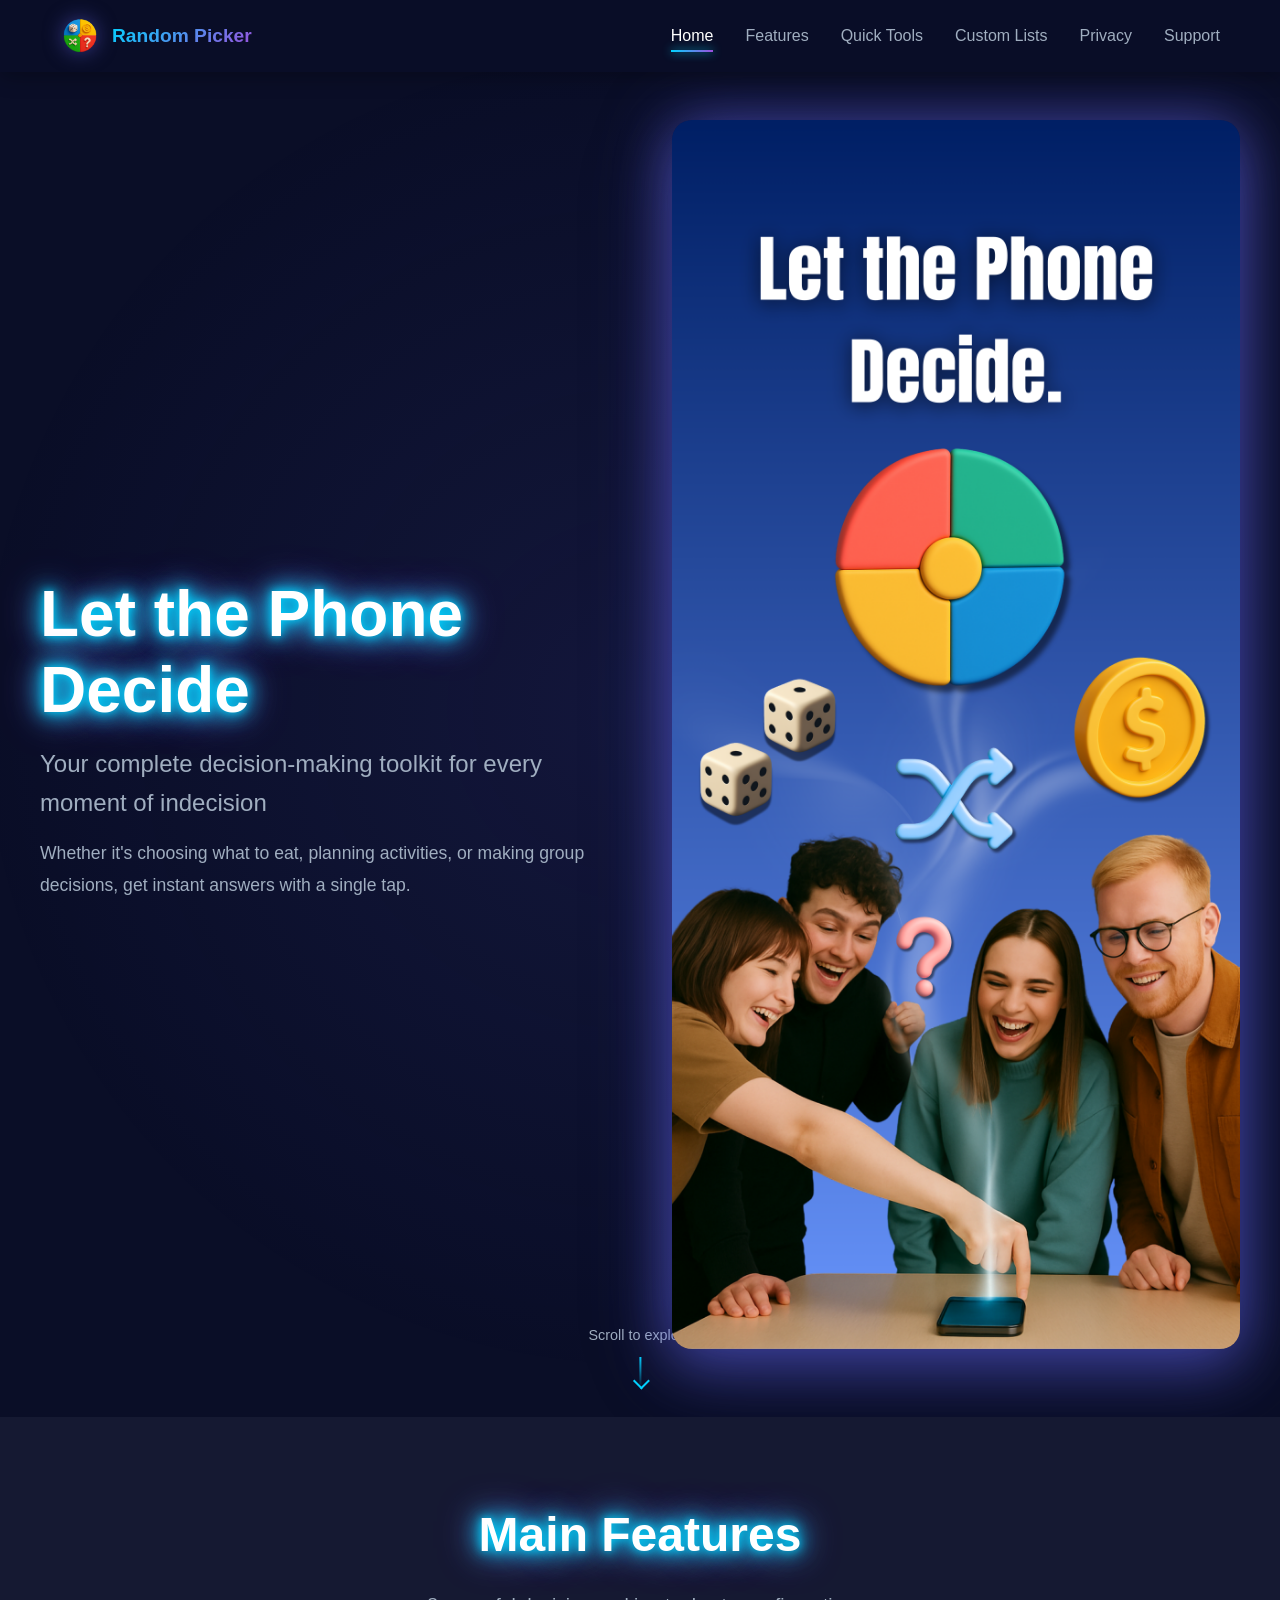
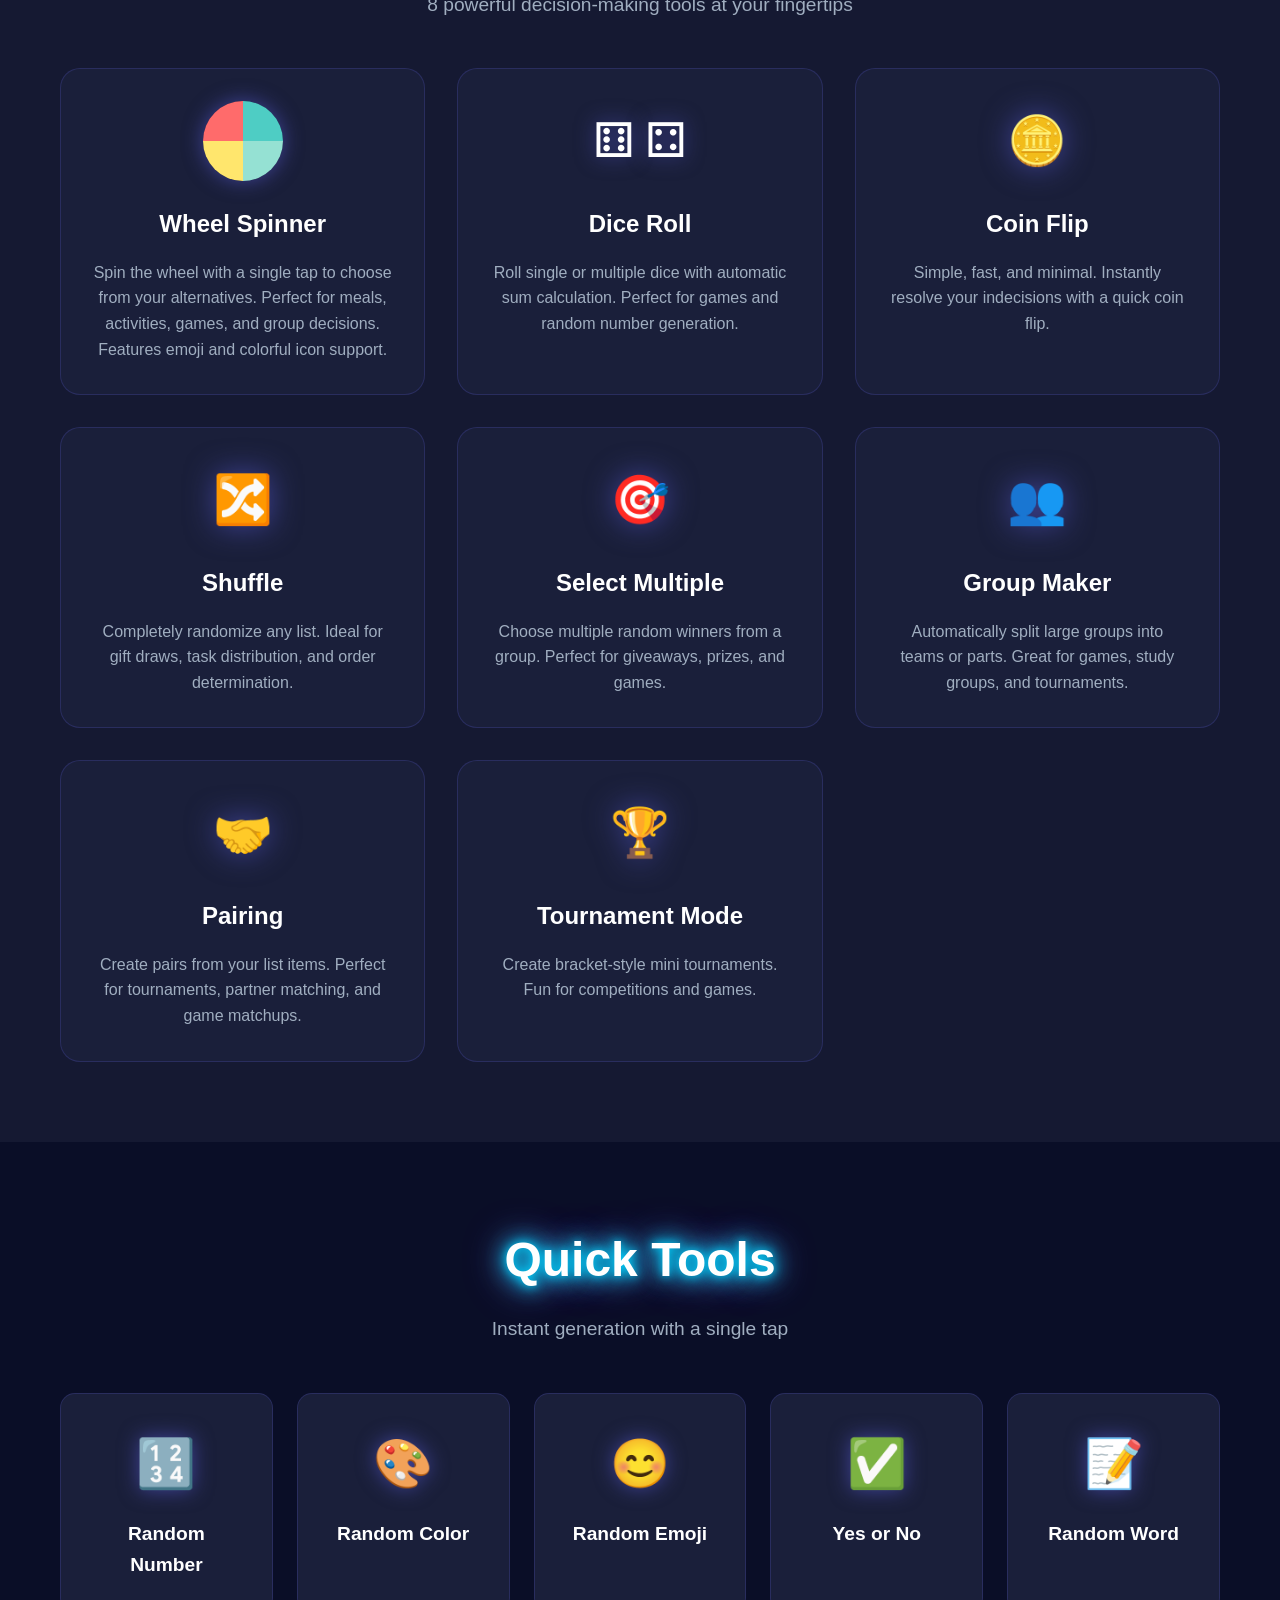
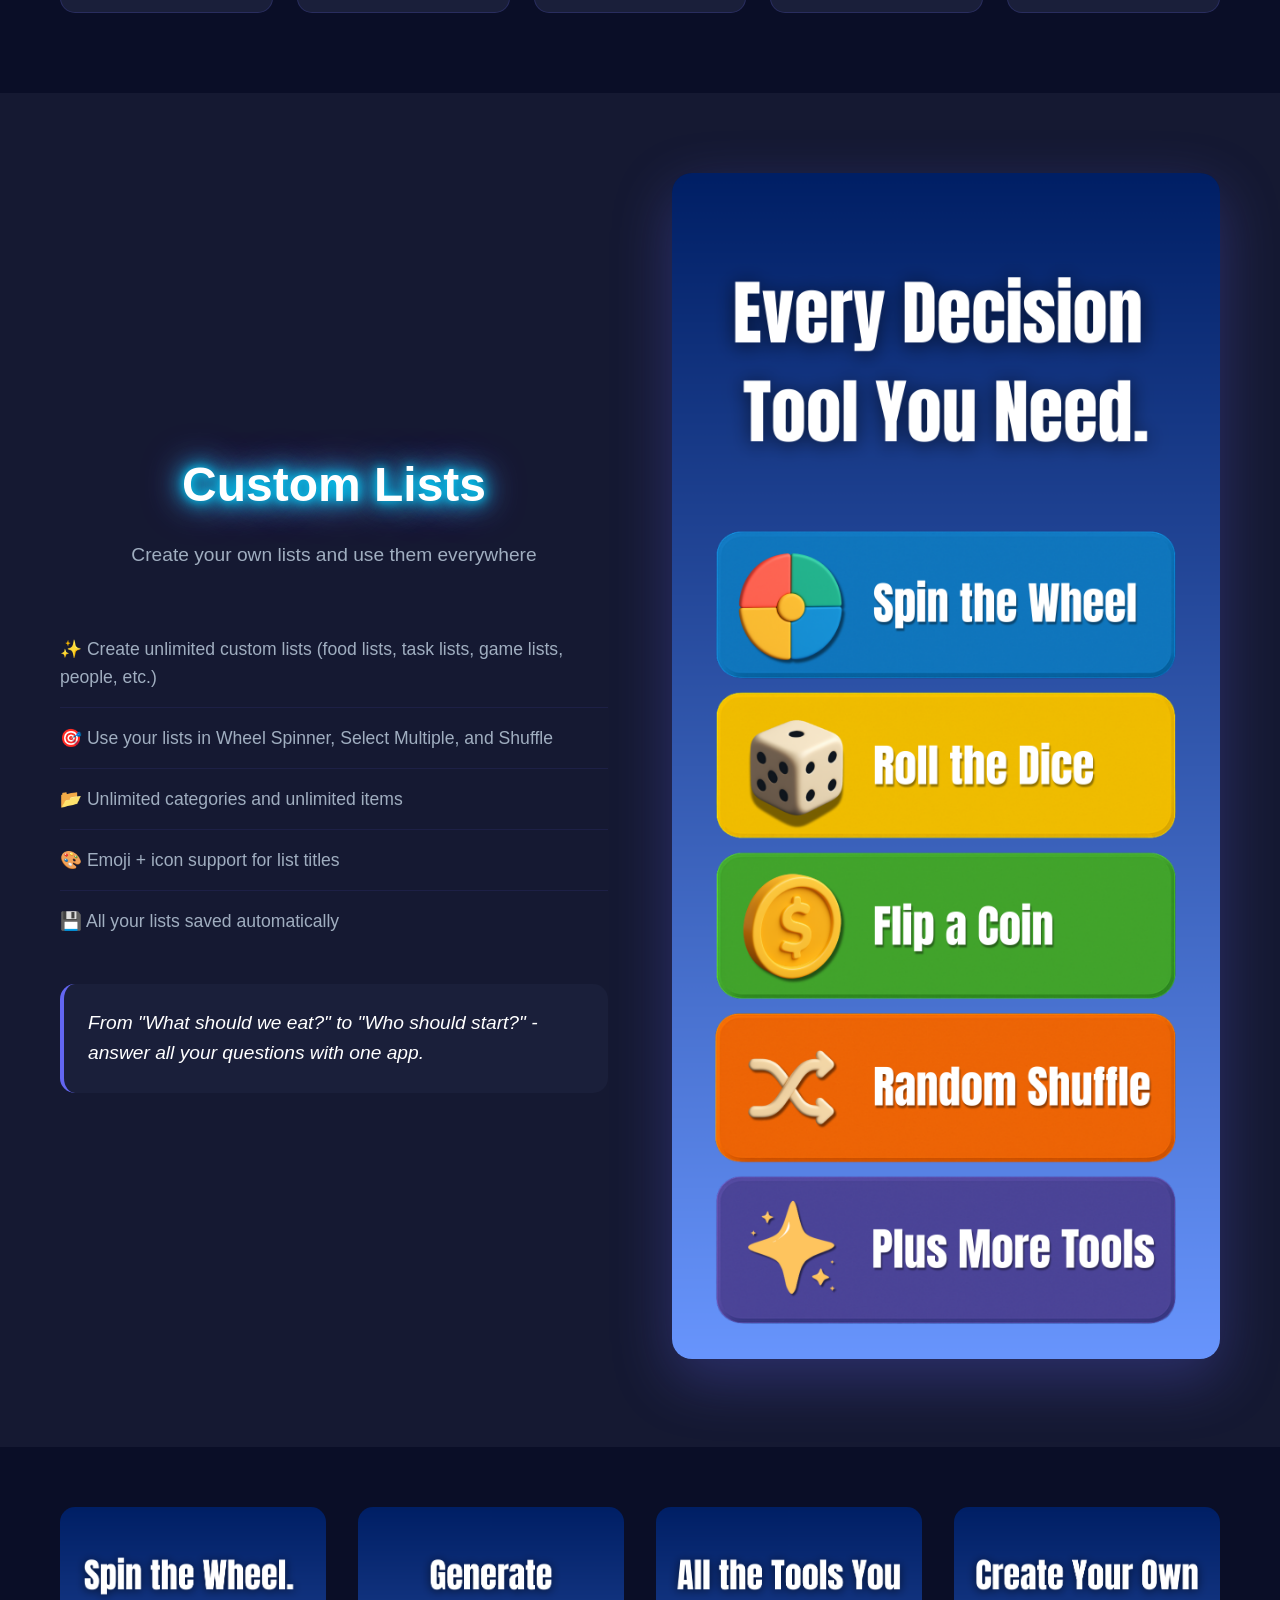
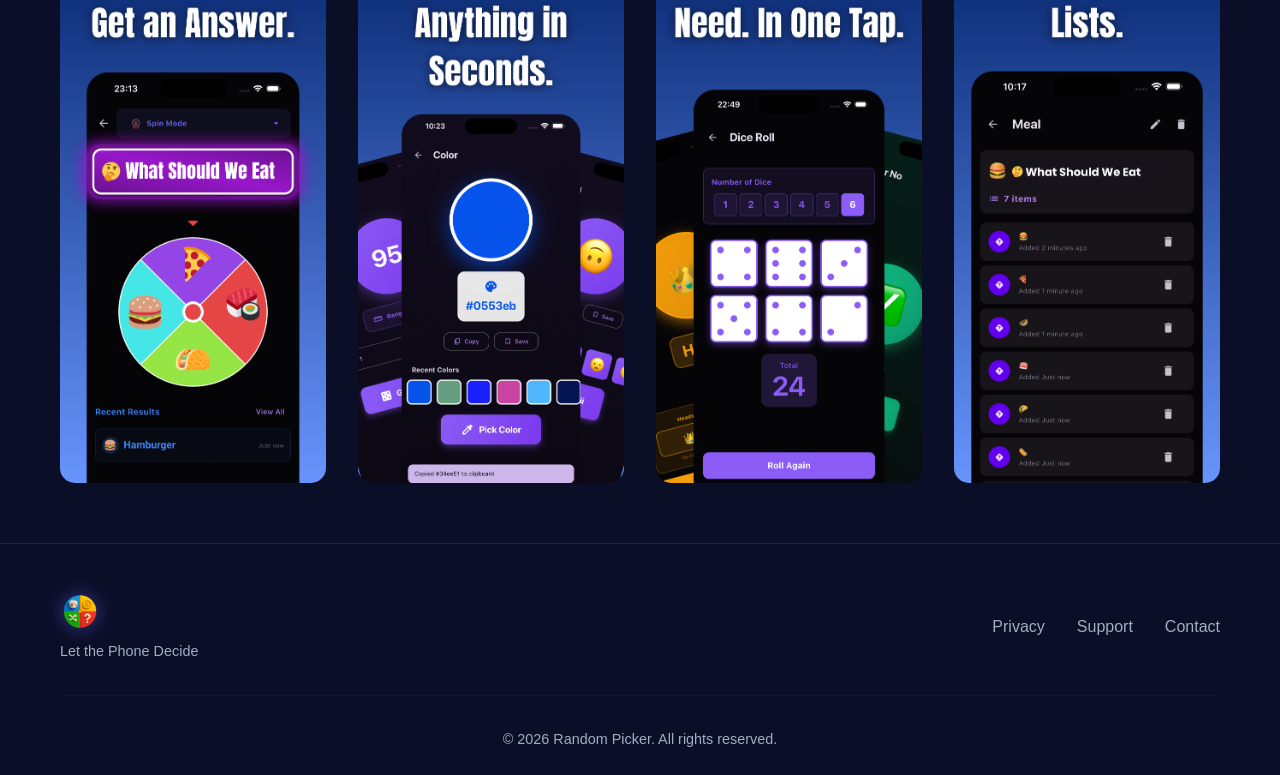
<file: index.html>
<!DOCTYPE html>
<html lang="en">
<head>
    <meta charset="UTF-8">
    <meta name="viewport" content="width=device-width, initial-scale=1.0">
    <title>Random Picker - Let the Phone Decide</title>
    <link rel="icon" type="image/png" href="assets/images/random_pick_logo_nobg.png">
    <link rel="stylesheet" href="styles.css">
</head>
<body>
    <!-- Navigation -->
    <nav class="navbar" id="navbar">
        <div class="nav-container">
            <div class="logo-container">
                <a href="#home" style="display: flex; align-items: center; gap: 12px; text-decoration: none;">
                    <img src="assets/images/random_pick_logo_nobg.png" alt="Random Picker Logo" class="logo">
                    <span class="logo-text">Random Picker</span>
                </a>
            </div>
            <ul class="nav-menu" id="navMenu">
                <li><a href="#home" class="nav-link">Home</a></li>
                <li><a href="#features" class="nav-link">Features</a></li>
                <li><a href="#quick-tools" class="nav-link">Quick Tools</a></li>
                <li><a href="#custom-lists" class="nav-link">Custom Lists</a></li>
                <li><a href="privacy.html" class="nav-link">Privacy</a></li>
                <li><a href="support.html" class="nav-link">Support</a></li>
            </ul>
            <button class="menu-toggle" id="menuToggle" aria-label="Toggle menu">
                <span></span>
                <span></span>
                <span></span>
            </button>
        </div>
    </nav>

    <!-- Hero Section -->
    <section id="home" class="hero">
        <div class="hero-content">
            <div class="hero-text">
                <h1 class="hero-title neon-glow">Let the Phone Decide</h1>
                <p class="hero-subtitle">Your complete decision-making toolkit for every moment of indecision</p>
                <p class="hero-description">Whether it's choosing what to eat, planning activities, or making group decisions, get instant answers with a single tap.</p>
            </div>
            <div class="hero-image">
                <img src="assets/images/1.png" alt="Random Picker App" class="hero-img">
            </div>
        </div>
        <div class="scroll-indicator">
            <span>Scroll to explore</span>
            <div class="scroll-arrow"></div>
        </div>
    </section>

    <!-- Features Section -->
    <section id="features" class="features">
        <div class="container">
            <h2 class="section-title neon-glow">Main Features</h2>
            <p class="section-subtitle">8 powerful decision-making tools at your fingertips</p>
            
            <div class="features-grid">
                <!-- Feature 1: Wheel Spinner -->
                <div class="feature-card" data-aos="fade-up">
                    <div class="feature-icon">
                        <div class="wheel-preview">
                            <div class="wheel-segment" style="background: #ff6b6b;"></div>
                            <div class="wheel-segment" style="background: #4ecdc4;"></div>
                            <div class="wheel-segment" style="background: #ffe66d;"></div>
                            <div class="wheel-segment" style="background: #95e1d3;"></div>
                        </div>
                    </div>
                    <h3 class="feature-title">Wheel Spinner</h3>
                    <p class="feature-description">Spin the wheel with a single tap to choose from your alternatives. Perfect for meals, activities, games, and group decisions. Features emoji and colorful icon support.</p>
                </div>

                <!-- Feature 2: Dice Roll -->
                <div class="feature-card" data-aos="fade-up" data-aos-delay="100">
                    <div class="feature-icon">
                        <div class="dice-preview">
                            <div class="dice">⚅</div>
                            <div class="dice">⚃</div>
                        </div>
                    </div>
                    <h3 class="feature-title">Dice Roll</h3>
                    <p class="feature-description">Roll single or multiple dice with automatic sum calculation. Perfect for games and random number generation.</p>
                </div>

                <!-- Feature 3: Coin Flip -->
                <div class="feature-card" data-aos="fade-up" data-aos-delay="200">
                    <div class="feature-icon">
                        <div class="coin-preview">🪙</div>
                    </div>
                    <h3 class="feature-title">Coin Flip</h3>
                    <p class="feature-description">Simple, fast, and minimal. Instantly resolve your indecisions with a quick coin flip.</p>
                </div>

                <!-- Feature 4: Shuffle -->
                <div class="feature-card" data-aos="fade-up" data-aos-delay="300">
                    <div class="feature-icon">
                        <div class="shuffle-preview">🔀</div>
                    </div>
                    <h3 class="feature-title">Shuffle</h3>
                    <p class="feature-description">Completely randomize any list. Ideal for gift draws, task distribution, and order determination.</p>
                </div>

                <!-- Feature 5: Select Multiple -->
                <div class="feature-card" data-aos="fade-up" data-aos-delay="400">
                    <div class="feature-icon">
                        <div class="select-preview">🎯</div>
                    </div>
                    <h3 class="feature-title">Select Multiple</h3>
                    <p class="feature-description">Choose multiple random winners from a group. Perfect for giveaways, prizes, and games.</p>
                </div>

                <!-- Feature 6: Group Maker -->
                <div class="feature-card" data-aos="fade-up" data-aos-delay="500">
                    <div class="feature-icon">
                        <div class="group-preview">👥</div>
                    </div>
                    <h3 class="feature-title">Group Maker</h3>
                    <p class="feature-description">Automatically split large groups into teams or parts. Great for games, study groups, and tournaments.</p>
                </div>

                <!-- Feature 7: Pairing -->
                <div class="feature-card" data-aos="fade-up" data-aos-delay="600">
                    <div class="feature-icon">
                        <div class="pairing-preview">🤝</div>
                    </div>
                    <h3 class="feature-title">Pairing</h3>
                    <p class="feature-description">Create pairs from your list items. Perfect for tournaments, partner matching, and game matchups.</p>
                </div>

                <!-- Feature 8: Tournament Mode -->
                <div class="feature-card" data-aos="fade-up" data-aos-delay="700">
                    <div class="feature-icon">
                        <div class="tournament-preview">🏆</div>
                    </div>
                    <h3 class="feature-title">Tournament Mode</h3>
                    <p class="feature-description">Create bracket-style mini tournaments. Fun for competitions and games.</p>
                </div>
            </div>
        </div>
    </section>

    <!-- Quick Tools Section -->
    <section id="quick-tools" class="quick-tools">
        <div class="container">
            <h2 class="section-title neon-glow">Quick Tools</h2>
            <p class="section-subtitle">Instant generation with a single tap</p>
            
            <div class="quick-tools-grid">
                <div class="quick-tool-card" data-aos="zoom-in">
                    <div class="quick-tool-icon">🔢</div>
                    <h3 class="quick-tool-title">Random Number</h3>
                </div>
                <div class="quick-tool-card" data-aos="zoom-in" data-aos-delay="100">
                    <div class="quick-tool-icon">🎨</div>
                    <h3 class="quick-tool-title">Random Color</h3>
                </div>
                <div class="quick-tool-card" data-aos="zoom-in" data-aos-delay="200">
                    <div class="quick-tool-icon">😊</div>
                    <h3 class="quick-tool-title">Random Emoji</h3>
                </div>
                <div class="quick-tool-card" data-aos="zoom-in" data-aos-delay="300">
                    <div class="quick-tool-icon">✅</div>
                    <h3 class="quick-tool-title">Yes or No</h3>
                </div>
                <div class="quick-tool-card" data-aos="zoom-in" data-aos-delay="400">
                    <div class="quick-tool-icon">📝</div>
                    <h3 class="quick-tool-title">Random Word</h3>
                </div>
            </div>
        </div>
    </section>

    <!-- Custom Lists Section -->
    <section id="custom-lists" class="custom-lists">
        <div class="container">
            <div class="custom-lists-content">
                <div class="custom-lists-text" data-aos="fade-right">
                    <h2 class="section-title neon-glow">Custom Lists</h2>
                    <p class="section-subtitle">Create your own lists and use them everywhere</p>
                    <ul class="custom-lists-features">
                        <li>✨ Create unlimited custom lists (food lists, task lists, game lists, people, etc.)</li>
                        <li>🎯 Use your lists in Wheel Spinner, Select Multiple, and Shuffle</li>
                        <li>📂 Unlimited categories and unlimited items</li>
                        <li>🎨 Emoji + icon support for list titles</li>
                        <li>💾 All your lists saved automatically</li>
                    </ul>
                    <p class="custom-lists-tagline">From "What should we eat?" to "Who should start?" - answer all your questions with one app.</p>
                </div>
                <div class="custom-lists-visual" data-aos="fade-left">
                    <img src="assets/images/2.png" alt="Custom Lists Feature" class="feature-image">
                </div>
            </div>
        </div>
    </section>

    <!-- Image Showcase Section -->
    <section class="image-showcase">
        <div class="container">
            <div class="showcase-grid">
                <div class="showcase-item" data-aos="fade-up">
                    <img src="assets/images/3.png" alt="App Feature" class="showcase-img">
                </div>
                <div class="showcase-item" data-aos="fade-up" data-aos-delay="100">
                    <img src="assets/images/4.png" alt="App Feature" class="showcase-img">
                </div>
                <div class="showcase-item" data-aos="fade-up" data-aos-delay="200">
                    <img src="assets/images/5.png" alt="App Feature" class="showcase-img">
                </div>
                <div class="showcase-item" data-aos="fade-up" data-aos-delay="300">
                    <img src="assets/images/6.png" alt="App Feature" class="showcase-img">
                </div>
            </div>
        </div>
    </section>

    <!-- Footer -->
    <footer class="footer">
        <div class="container">
            <div class="footer-content">
                <div class="footer-logo">
                    <img src="assets/images/random_pick_logo_nobg.png" alt="Random Picker Logo" class="footer-logo-img">
                    <p class="footer-tagline">Let the Phone Decide</p>
                </div>
                <div class="footer-links">
                    <a href="privacy.html" class="footer-link">Privacy</a>
                    <a href="support.html" class="footer-link">Support</a>
                    <a href="support.html#contact" class="footer-link">Contact</a>
                </div>
            </div>
            <div class="footer-bottom">
                <p>&copy; <span id="currentYear"></span> Random Picker. All rights reserved.</p>
            </div>
        </div>
    </footer>

    <script src="script.js"></script>
</body>
</html>
</file>
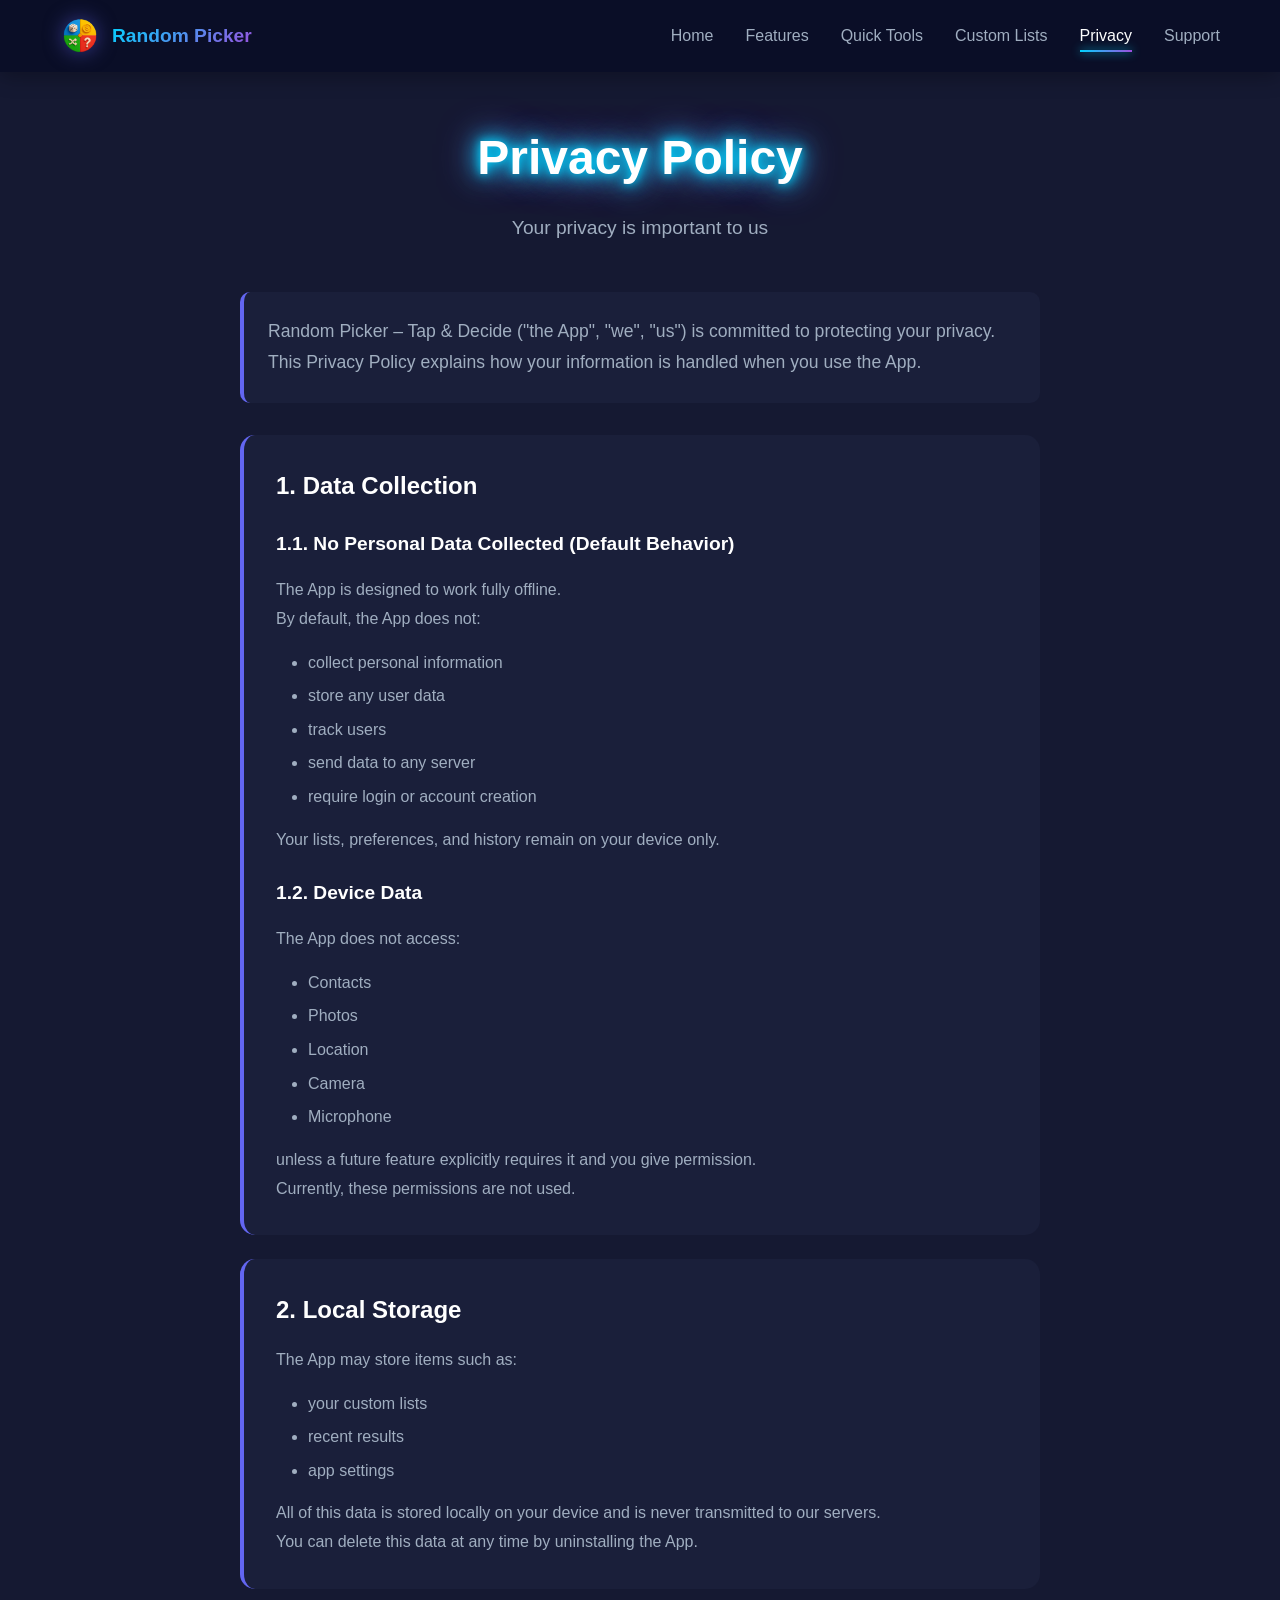
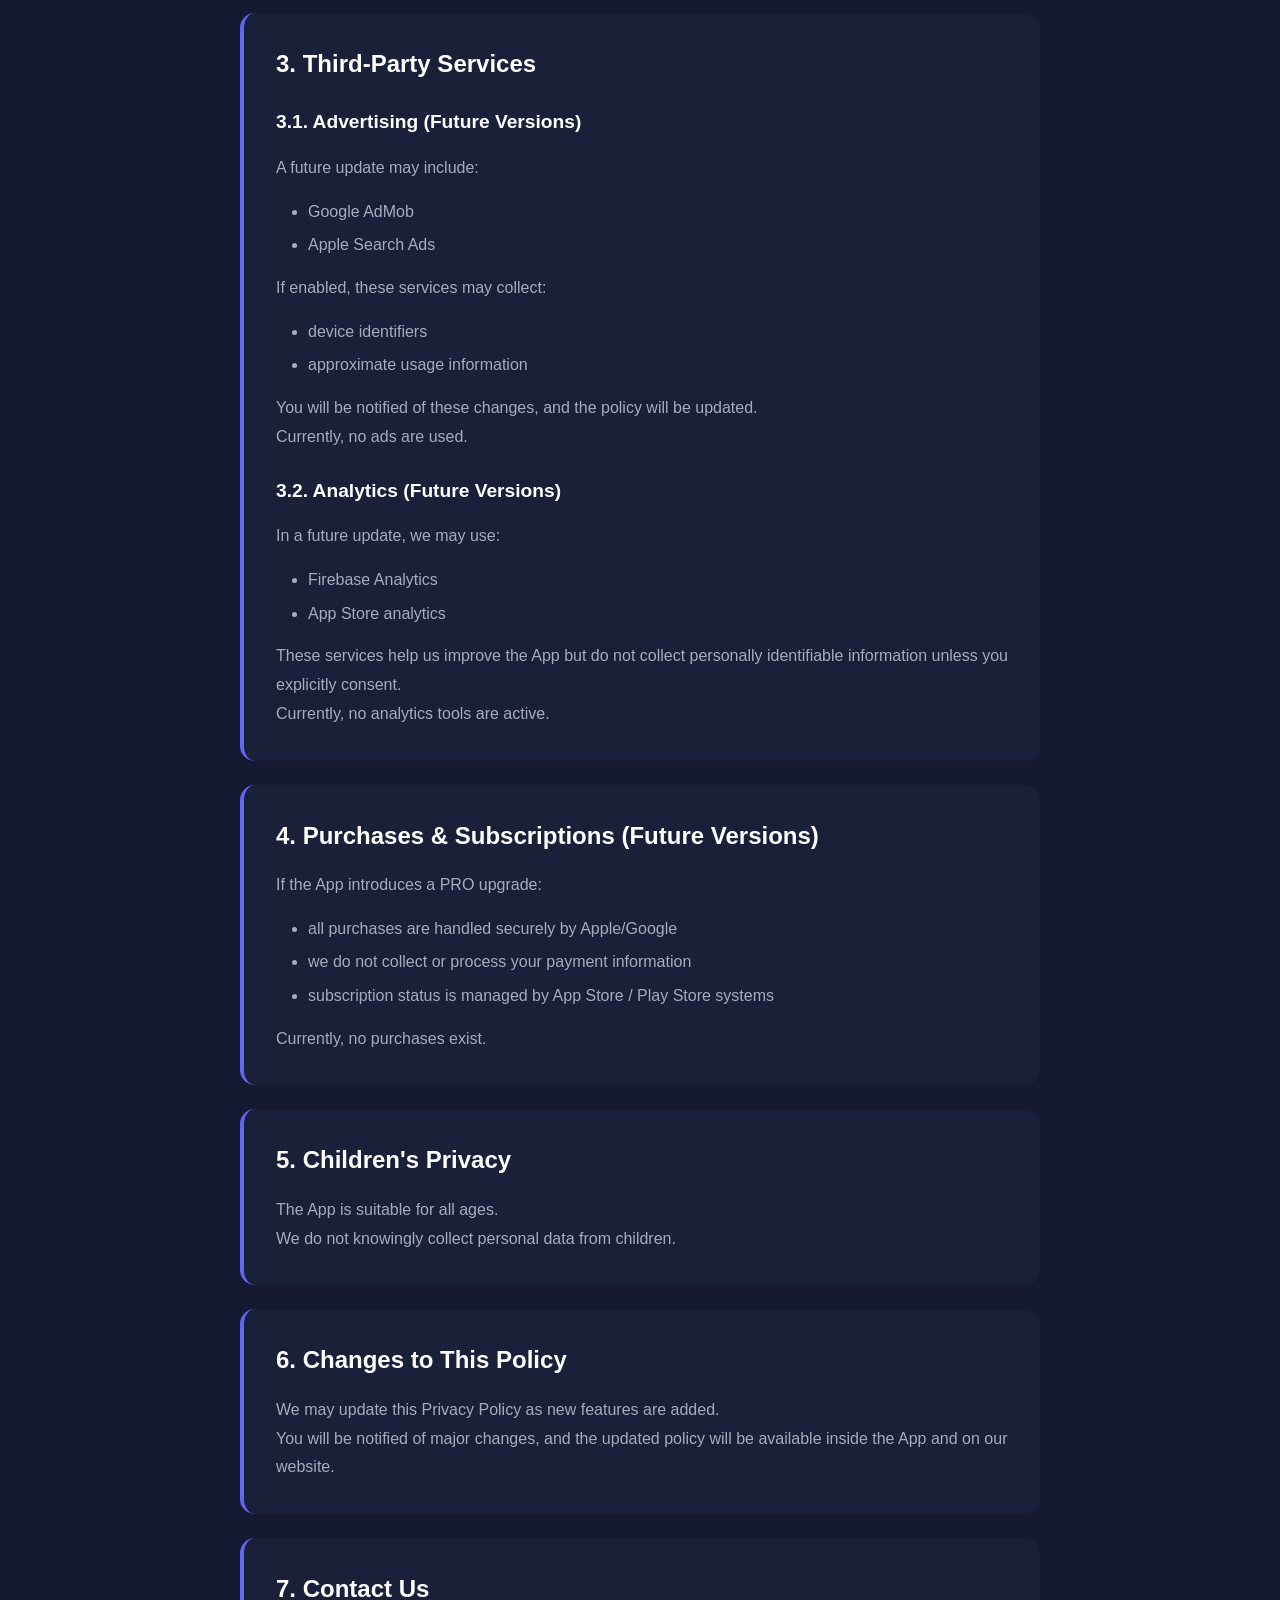
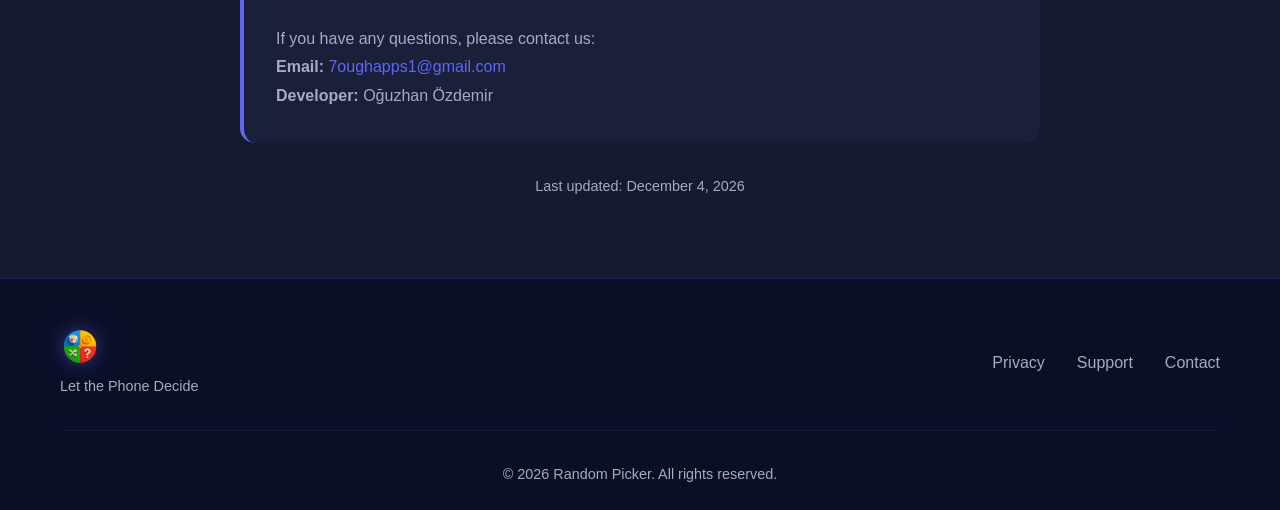
<file: privacy.html>
<!DOCTYPE html>
<html lang="en">
<head>
    <meta charset="UTF-8">
    <meta name="viewport" content="width=device-width, initial-scale=1.0">
    <title>Privacy Policy - Random Picker</title>
    <link rel="icon" type="image/png" href="assets/images/random_pick_logo_nobg.png">
    <link rel="stylesheet" href="styles.css">
</head>
<body>
    <!-- Navigation -->
    <nav class="navbar" id="navbar">
        <div class="nav-container">
            <div class="logo-container">
                <a href="index.html" style="display: flex; align-items: center; gap: 12px; text-decoration: none;">
                    <img src="assets/images/random_pick_logo_nobg.png" alt="Random Picker Logo" class="logo">
                    <span class="logo-text">Random Picker</span>
                </a>
            </div>
            <ul class="nav-menu" id="navMenu">
                <li><a href="index.html" class="nav-link">Home</a></li>
                <li><a href="index.html#features" class="nav-link">Features</a></li>
                <li><a href="index.html#quick-tools" class="nav-link">Quick Tools</a></li>
                <li><a href="index.html#custom-lists" class="nav-link">Custom Lists</a></li>
                <li><a href="privacy.html" class="nav-link active">Privacy</a></li>
                <li><a href="support.html" class="nav-link">Support</a></li>
            </ul>
            <button class="menu-toggle" id="menuToggle" aria-label="Toggle menu">
                <span></span>
                <span></span>
                <span></span>
            </button>
        </div>
    </nav>

    <!-- Privacy Policy Section -->
    <section class="privacy-page">
        <div class="container">
            <div class="page-header">
                <h1 class="section-title neon-glow">Privacy Policy</h1>
                <p class="page-subtitle">Your privacy is important to us</p>
            </div>
            
            <div class="privacy-content" data-aos="fade-up">
                <p class="privacy-intro">Random Picker – Tap & Decide ("the App", "we", "us") is committed to protecting your privacy. This Privacy Policy explains how your information is handled when you use the App.</p>
                
                <div class="privacy-section">
                    <h3>1. Data Collection</h3>
                    <h4>1.1. No Personal Data Collected (Default Behavior)</h4>
                    <p>The App is designed to work fully offline.</p>
                    <p>By default, the App does not:</p>
                    <ul>
                        <li>collect personal information</li>
                        <li>store any user data</li>
                        <li>track users</li>
                        <li>send data to any server</li>
                        <li>require login or account creation</li>
                    </ul>
                    <p>Your lists, preferences, and history remain on your device only.</p>
                    
                    <h4>1.2. Device Data</h4>
                    <p>The App does not access:</p>
                    <ul>
                        <li>Contacts</li>
                        <li>Photos</li>
                        <li>Location</li>
                        <li>Camera</li>
                        <li>Microphone</li>
                    </ul>
                    <p>unless a future feature explicitly requires it and you give permission.</p>
                    <p>Currently, these permissions are not used.</p>
                </div>

                <div class="privacy-section">
                    <h3>2. Local Storage</h3>
                    <p>The App may store items such as:</p>
                    <ul>
                        <li>your custom lists</li>
                        <li>recent results</li>
                        <li>app settings</li>
                    </ul>
                    <p>All of this data is stored locally on your device and is never transmitted to our servers.</p>
                    <p>You can delete this data at any time by uninstalling the App.</p>
                </div>

                <div class="privacy-section">
                    <h3>3. Third-Party Services</h3>
                    <h4>3.1. Advertising (Future Versions)</h4>
                    <p>A future update may include:</p>
                    <ul>
                        <li>Google AdMob</li>
                        <li>Apple Search Ads</li>
                    </ul>
                    <p>If enabled, these services may collect:</p>
                    <ul>
                        <li>device identifiers</li>
                        <li>approximate usage information</li>
                    </ul>
                    <p>You will be notified of these changes, and the policy will be updated.</p>
                    <p>Currently, no ads are used.</p>
                    
                    <h4>3.2. Analytics (Future Versions)</h4>
                    <p>In a future update, we may use:</p>
                    <ul>
                        <li>Firebase Analytics</li>
                        <li>App Store analytics</li>
                    </ul>
                    <p>These services help us improve the App but do not collect personally identifiable information unless you explicitly consent.</p>
                    <p>Currently, no analytics tools are active.</p>
                </div>

                <div class="privacy-section">
                    <h3>4. Purchases & Subscriptions (Future Versions)</h3>
                    <p>If the App introduces a PRO upgrade:</p>
                    <ul>
                        <li>all purchases are handled securely by Apple/Google</li>
                        <li>we do not collect or process your payment information</li>
                        <li>subscription status is managed by App Store / Play Store systems</li>
                    </ul>
                    <p>Currently, no purchases exist.</p>
                </div>

                <div class="privacy-section">
                    <h3>5. Children's Privacy</h3>
                    <p>The App is suitable for all ages.</p>
                    <p>We do not knowingly collect personal data from children.</p>
                </div>

                <div class="privacy-section">
                    <h3>6. Changes to This Policy</h3>
                    <p>We may update this Privacy Policy as new features are added.</p>
                    <p>You will be notified of major changes, and the updated policy will be available inside the App and on our website.</p>
                </div>

                <div class="privacy-section">
                    <h3>7. Contact Us</h3>
                    <p>If you have any questions, please contact us:</p>
                    <p><strong>Email:</strong> <a href="mailto:7oughapps1@gmail.com" style="color: var(--accent-primary); text-decoration: none;">7oughapps1@gmail.com</a></p>
                    <p><strong>Developer:</strong> Oğuzhan Özdemir</p>
                </div>
                
                <p class="privacy-update">Last updated: <span id="currentDate"></span></p>
            </div>
        </div>
    </section>

    <!-- Footer -->
    <footer class="footer">
        <div class="container">
            <div class="footer-content">
                <div class="footer-logo">
                    <img src="assets/images/random_pick_logo_nobg.png" alt="Random Picker Logo" class="footer-logo-img">
                    <p class="footer-tagline">Let the Phone Decide</p>
                </div>
                <div class="footer-links">
                    <a href="privacy.html" class="footer-link">Privacy</a>
                    <a href="support.html" class="footer-link">Support</a>
                    <a href="support.html#contact" class="footer-link">Contact</a>
                </div>
            </div>
            <div class="footer-bottom">
                <p>&copy; <span id="currentYear"></span> Random Picker. All rights reserved.</p>
            </div>
        </div>
    </footer>

    <script src="script.js"></script>
</body>
</html>
</file>
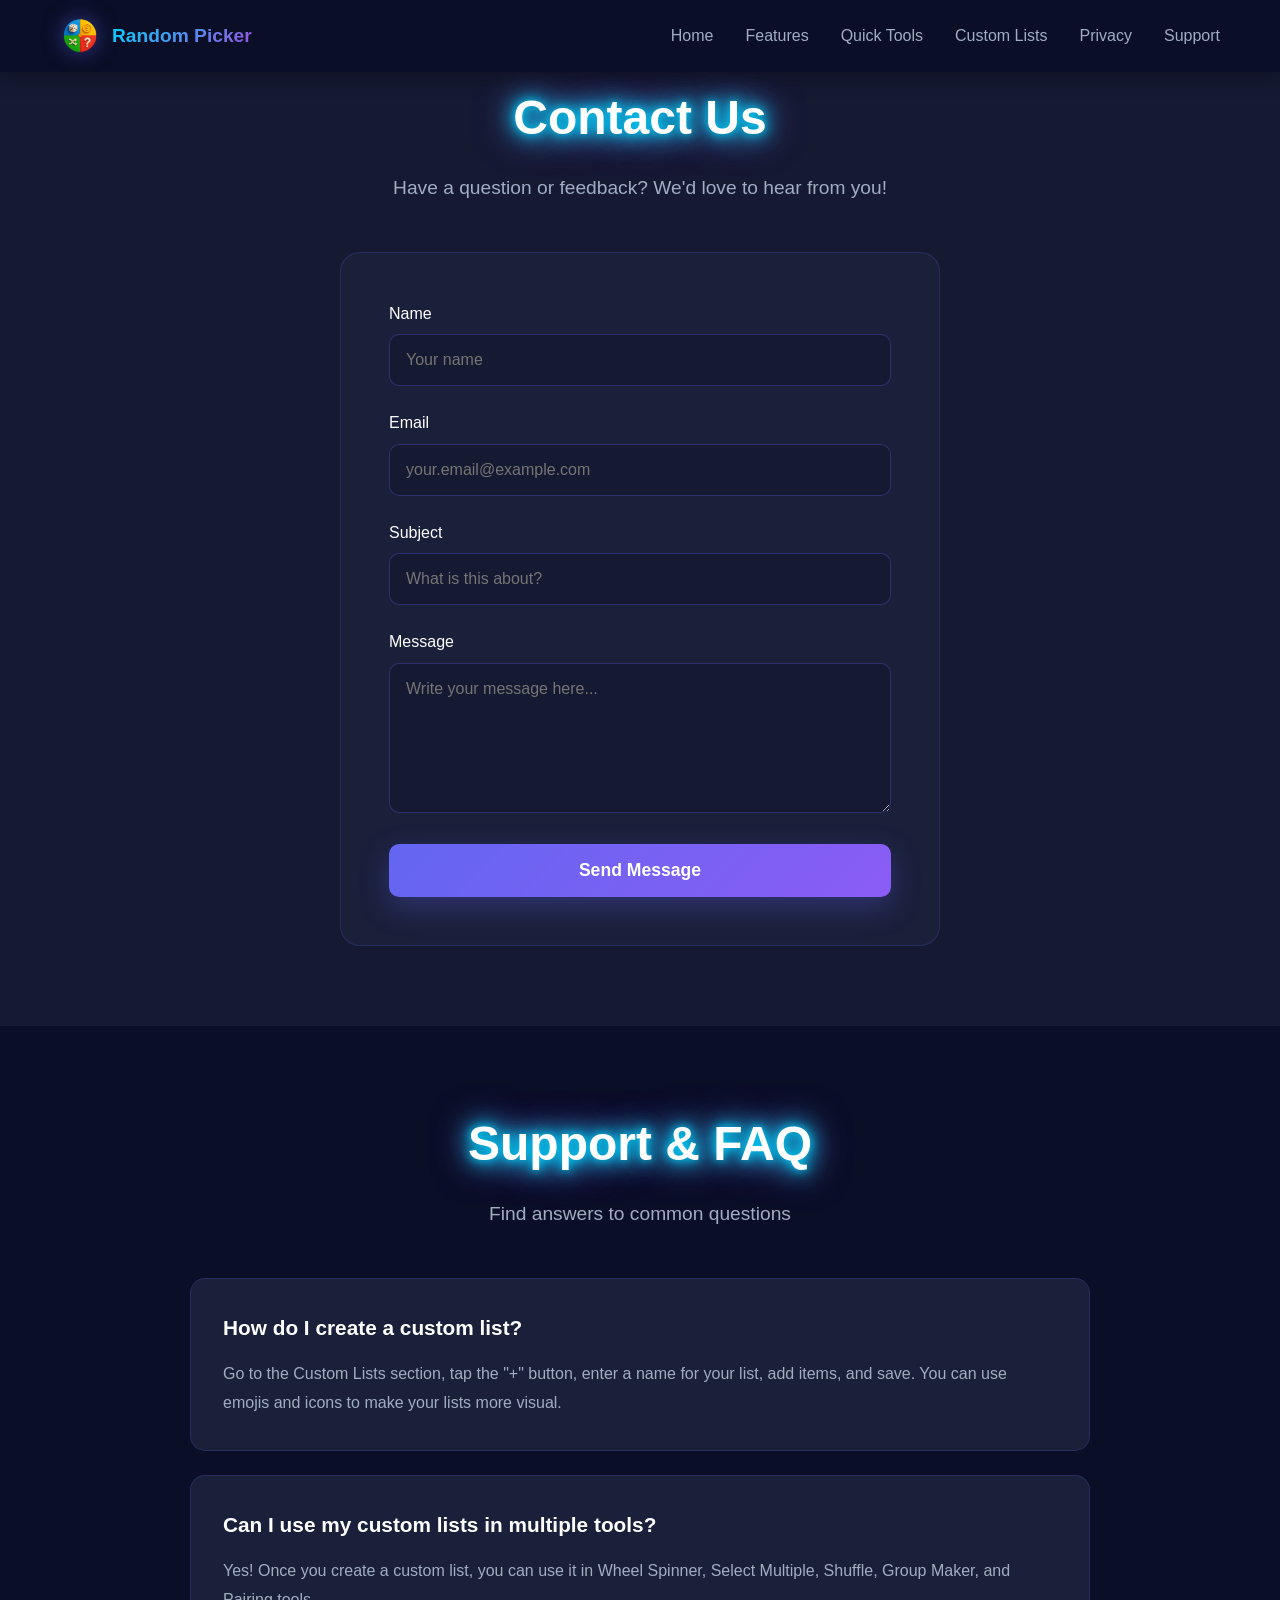
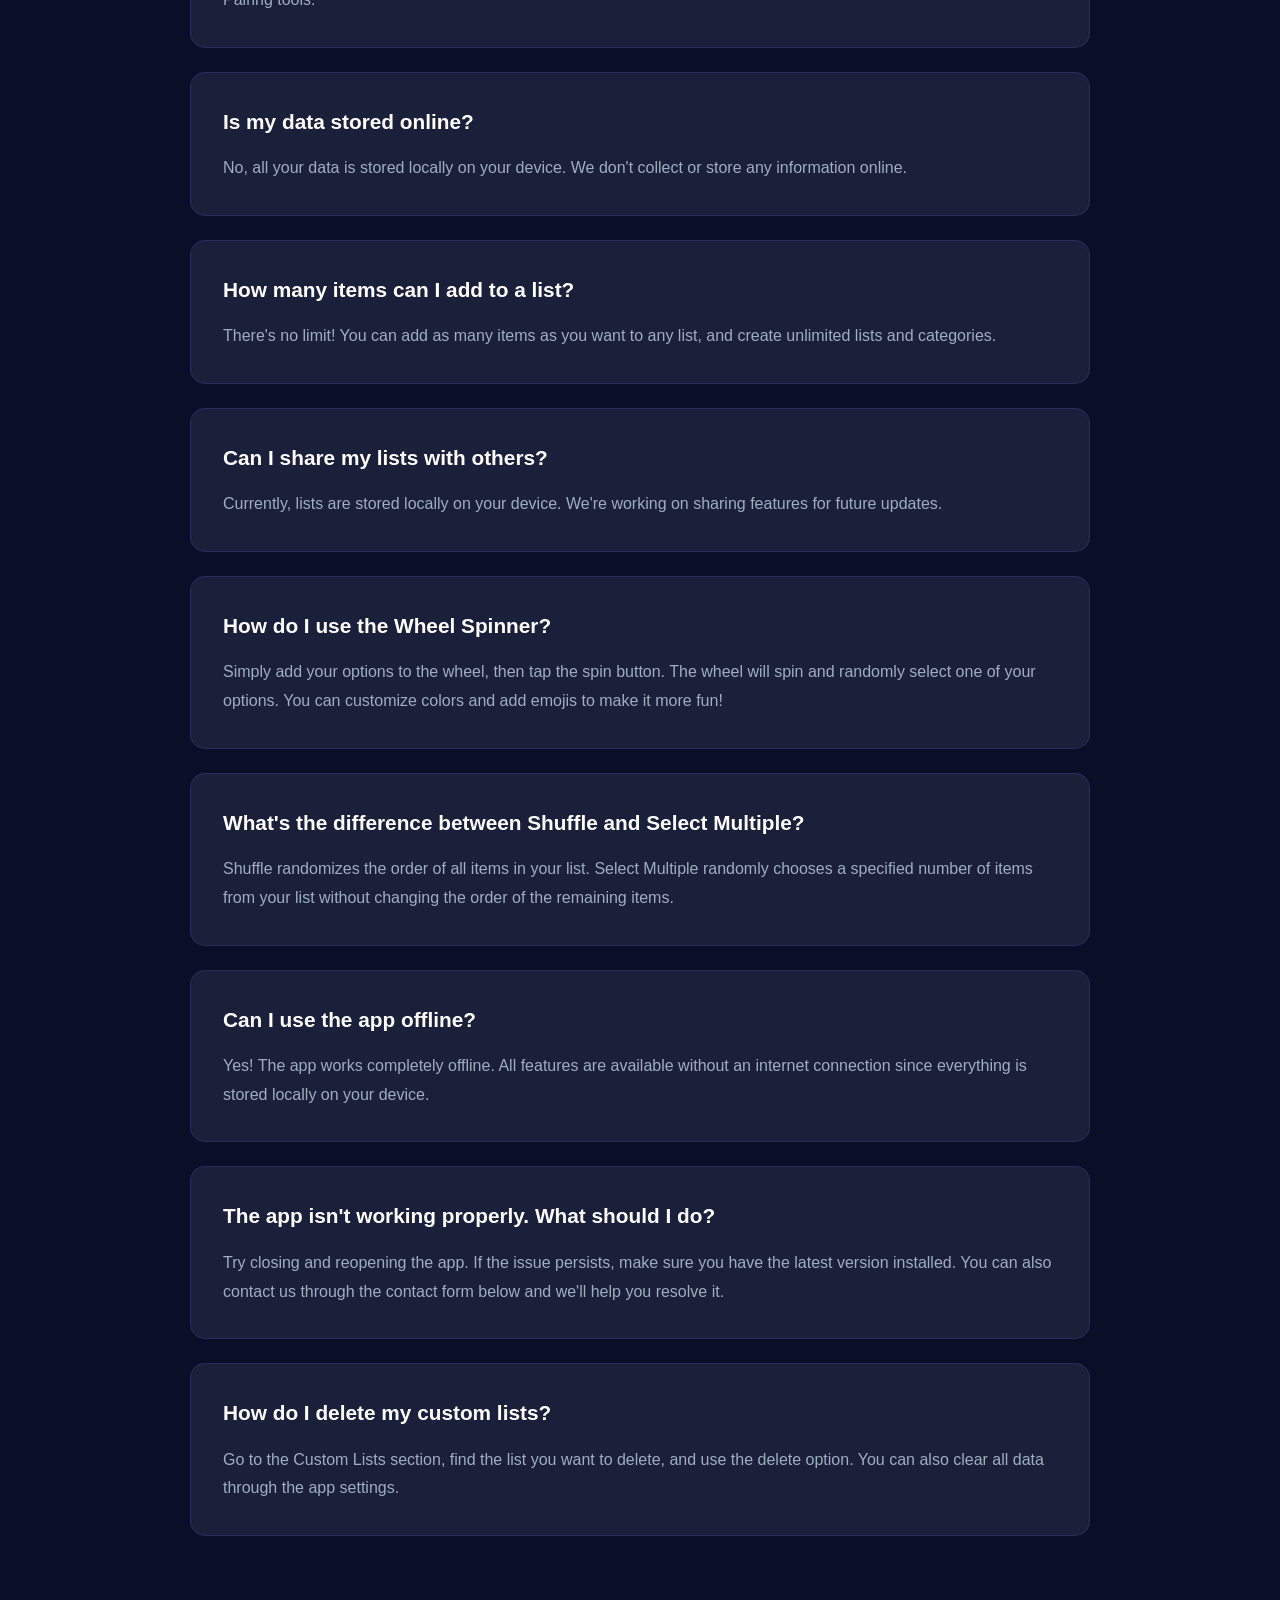
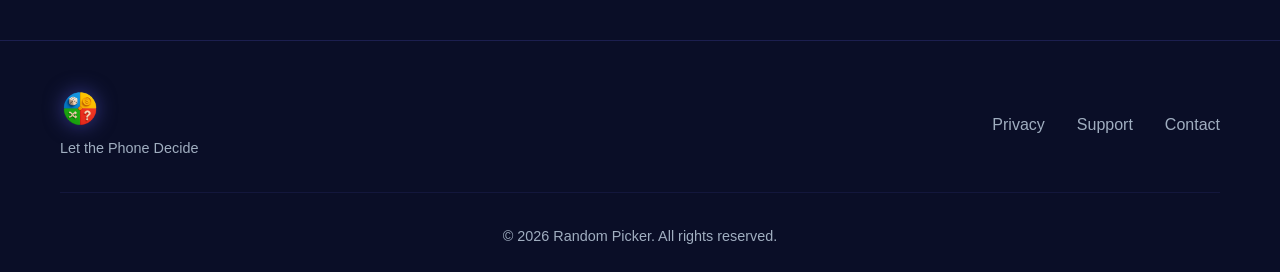
<file: support.html>
<!DOCTYPE html>
<html lang="en">
<head>
    <meta charset="UTF-8">
    <meta name="viewport" content="width=device-width, initial-scale=1.0">
    <title>Support & Contact - Random Picker</title>
    <link rel="icon" type="image/png" href="assets/images/random_pick_logo_nobg.png">
    <link rel="stylesheet" href="styles.css">
</head>
<body>
    <!-- Navigation -->
    <nav class="navbar" id="navbar">
        <div class="nav-container">
            <div class="logo-container">
                <a href="index.html" style="display: flex; align-items: center; gap: 12px; text-decoration: none;">
                    <img src="assets/images/random_pick_logo_nobg.png" alt="Random Picker Logo" class="logo">
                    <span class="logo-text">Random Picker</span>
                </a>
            </div>
            <ul class="nav-menu" id="navMenu">
                <li><a href="index.html" class="nav-link">Home</a></li>
                <li><a href="index.html#features" class="nav-link">Features</a></li>
                <li><a href="index.html#quick-tools" class="nav-link">Quick Tools</a></li>
                <li><a href="index.html#custom-lists" class="nav-link">Custom Lists</a></li>
                <li><a href="privacy.html" class="nav-link">Privacy</a></li>
                <li><a href="support.html" class="nav-link active">Support</a></li>
            </ul>
            <button class="menu-toggle" id="menuToggle" aria-label="Toggle menu">
                <span></span>
                <span></span>
                <span></span>
            </button>
        </div>
    </nav>

    <!-- Contact Section -->
    <section id="contact" class="contact">
        <div class="container">
            <h2 class="section-title neon-glow">Contact Us</h2>
            <p class="section-subtitle">Have a question or feedback? We'd love to hear from you!</p>
            
            <form class="contact-form" id="contactForm" data-aos="fade-up">
                <div class="form-group">
                    <label for="name">Name</label>
                    <input type="text" id="name" name="name" placeholder="Your name" required>
                </div>
                <div class="form-group">
                    <label for="email">Email</label>
                    <input type="email" id="email" name="email" placeholder="your.email@example.com" required>
                </div>
                <div class="form-group">
                    <label for="subject">Subject</label>
                    <input type="text" id="subject" name="subject" placeholder="What is this about?" required>
                </div>
                <div class="form-group">
                    <label for="message">Message</label>
                    <textarea id="message" name="message" rows="6" placeholder="Write your message here..." required></textarea>
                </div>
                <button type="submit" class="submit-btn">Send Message</button>
            </form>
        </div>
    </section>

    <!-- Support Section -->
    <section class="support-page" id="support">
        <div class="container">
            <div class="page-header">
                <h1 class="section-title neon-glow">Support & FAQ</h1>
                <p class="page-subtitle">Find answers to common questions</p>
            </div>
            
            <div class="support-content" data-aos="fade-up">
                <div class="faq-item">
                    <h3 class="faq-question">How do I create a custom list?</h3>
                    <p class="faq-answer">Go to the Custom Lists section, tap the "+" button, enter a name for your list, add items, and save. You can use emojis and icons to make your lists more visual.</p>
                </div>
                <div class="faq-item">
                    <h3 class="faq-question">Can I use my custom lists in multiple tools?</h3>
                    <p class="faq-answer">Yes! Once you create a custom list, you can use it in Wheel Spinner, Select Multiple, Shuffle, Group Maker, and Pairing tools.</p>
                </div>
                <div class="faq-item">
                    <h3 class="faq-question">Is my data stored online?</h3>
                    <p class="faq-answer">No, all your data is stored locally on your device. We don't collect or store any information online.</p>
                </div>
                <div class="faq-item">
                    <h3 class="faq-question">How many items can I add to a list?</h3>
                    <p class="faq-answer">There's no limit! You can add as many items as you want to any list, and create unlimited lists and categories.</p>
                </div>
                <div class="faq-item">
                    <h3 class="faq-question">Can I share my lists with others?</h3>
                    <p class="faq-answer">Currently, lists are stored locally on your device. We're working on sharing features for future updates.</p>
                </div>
                <div class="faq-item">
                    <h3 class="faq-question">How do I use the Wheel Spinner?</h3>
                    <p class="faq-answer">Simply add your options to the wheel, then tap the spin button. The wheel will spin and randomly select one of your options. You can customize colors and add emojis to make it more fun!</p>
                </div>
                <div class="faq-item">
                    <h3 class="faq-question">What's the difference between Shuffle and Select Multiple?</h3>
                    <p class="faq-answer">Shuffle randomizes the order of all items in your list. Select Multiple randomly chooses a specified number of items from your list without changing the order of the remaining items.</p>
                </div>
                <div class="faq-item">
                    <h3 class="faq-question">Can I use the app offline?</h3>
                    <p class="faq-answer">Yes! The app works completely offline. All features are available without an internet connection since everything is stored locally on your device.</p>
                </div>
                <div class="faq-item">
                    <h3 class="faq-question">The app isn't working properly. What should I do?</h3>
                    <p class="faq-answer">Try closing and reopening the app. If the issue persists, make sure you have the latest version installed. You can also contact us through the contact form below and we'll help you resolve it.</p>
                </div>
                <div class="faq-item">
                    <h3 class="faq-question">How do I delete my custom lists?</h3>
                    <p class="faq-answer">Go to the Custom Lists section, find the list you want to delete, and use the delete option. You can also clear all data through the app settings.</p>
                </div>
            </div>

        </div>
    </section>

    <!-- Footer -->
    <footer class="footer">
        <div class="container">
            <div class="footer-content">
                <div class="footer-logo">
                    <img src="assets/images/random_pick_logo_nobg.png" alt="Random Picker Logo" class="footer-logo-img">
                    <p class="footer-tagline">Let the Phone Decide</p>
                </div>
                <div class="footer-links">
                    <a href="privacy.html" class="footer-link">Privacy</a>
                    <a href="support.html" class="footer-link">Support</a>
                    <a href="support.html#contact" class="footer-link">Contact</a>
                </div>
            </div>
            <div class="footer-bottom">
                <p>&copy; <span id="currentYear"></span> Random Picker. All rights reserved.</p>
            </div>
        </div>
    </footer>

    <script src="script.js"></script>
</body>
</html>
</file>
<file: styles.css>
/* Reset and Base Styles */
* {
    margin: 0;
    padding: 0;
    box-sizing: border-box;
}

:root {
    --bg-primary: #0a0e27;
    --bg-secondary: #151932;
    --bg-card: #1a1f3a;
    --accent-primary: #6366f1;
    --accent-secondary: #8b5cf6;
    --accent-tertiary: #ec4899;
    --text-primary: #ffffff;
    --text-secondary: #a0aec0;
    --neon-blue: #00d4ff;
    --neon-pink: #ff00ff;
    --neon-purple: #9d4edd;
    --neon-green: #00ff88;
    --shadow-neon: 0 0 10px currentColor, 0 0 20px currentColor, 0 0 30px currentColor;
}

html {
    scroll-behavior: smooth;
}

body {
    font-family: -apple-system, BlinkMacSystemFont, 'Segoe UI', 'Roboto', 'Oxygen', 'Ubuntu', 'Cantarell', 'Fira Sans', 'Droid Sans', 'Helvetica Neue', sans-serif;
    background: var(--bg-primary);
    color: var(--text-primary);
    line-height: 1.6;
    overflow-x: hidden;
}

.container {
    max-width: 1200px;
    margin: 0 auto;
    padding: 0 20px;
}

/* Navigation */
.navbar {
    position: fixed;
    top: 0;
    width: 100%;
    background: rgba(10, 14, 39, 0.95);
    backdrop-filter: blur(10px);
    z-index: 1000;
    padding: 1rem 0;
    box-shadow: 0 4px 20px rgba(0, 0, 0, 0.3);
    transition: all 0.3s ease;
}

.navbar.scrolled {
    background: rgba(10, 14, 39, 0.98);
    box-shadow: 0 4px 30px rgba(99, 102, 241, 0.2);
}

.nav-container {
    max-width: 1200px;
    margin: 0 auto;
    padding: 0 20px;
    display: flex;
    justify-content: space-between;
    align-items: center;
}

.logo-container {
    display: flex;
    align-items: center;
    gap: 12px;
}

.logo {
    height: 40px;
    width: auto;
    filter: drop-shadow(0 0 10px rgba(99, 102, 241, 0.5));
}

.logo-text {
    font-size: 1.2rem;
    font-weight: 700;
    background: linear-gradient(135deg, var(--neon-blue), var(--neon-purple));
    -webkit-background-clip: text;
    -webkit-text-fill-color: transparent;
    background-clip: text;
}

.nav-menu {
    display: flex;
    list-style: none;
    gap: 2rem;
    align-items: center;
}

.nav-link {
    color: var(--text-secondary);
    text-decoration: none;
    font-weight: 500;
    transition: all 0.3s ease;
    position: relative;
    padding: 0.5rem 0;
}

.nav-link::after {
    content: '';
    position: absolute;
    bottom: 0;
    left: 0;
    width: 0;
    height: 2px;
    background: linear-gradient(90deg, var(--neon-blue), var(--neon-purple));
    transition: width 0.3s ease;
    box-shadow: 0 0 10px var(--neon-blue);
}

.nav-link:hover {
    color: var(--text-primary);
}

.nav-link:hover::after {
    width: 100%;
}

.menu-toggle {
    display: none;
    flex-direction: column;
    background: none;
    border: none;
    cursor: pointer;
    gap: 5px;
    padding: 5px;
}

    .menu-toggle span {
        width: 25px;
        height: 2px;
        background: var(--text-primary);
        transition: all 0.3s ease;
        border-radius: 2px;
    }

    .menu-toggle.active span:nth-child(1) {
        transform: rotate(45deg) translate(8px, 8px);
    }

    .menu-toggle.active span:nth-child(2) {
        opacity: 0;
    }

    .menu-toggle.active span:nth-child(3) {
        transform: rotate(-45deg) translate(7px, -7px);
    }

/* Hero Section */
.hero {
    min-height: 100vh;
    display: flex;
    flex-direction: column;
    justify-content: center;
    align-items: center;
    padding: 120px 20px 60px;
    position: relative;
    overflow: hidden;
    will-change: transform;
}

.hero::before {
    content: '';
    position: absolute;
    top: 0;
    left: 0;
    right: 0;
    bottom: 0;
    background: radial-gradient(circle at 50% 50%, rgba(99, 102, 241, 0.1), transparent 70%);
    pointer-events: none;
}

.hero-content {
    max-width: 1200px;
    display: grid;
    grid-template-columns: 1fr 1fr;
    gap: 4rem;
    align-items: center;
    z-index: 1;
}

.hero-text {
    animation: fadeInUp 1s ease;
}

.hero-title {
    font-size: 4rem;
    font-weight: 800;
    margin-bottom: 1rem;
    line-height: 1.2;
}

.neon-glow {
    text-shadow: 
        0 0 10px var(--neon-blue),
        0 0 20px var(--neon-blue),
        0 0 30px var(--neon-blue),
        0 0 40px var(--neon-purple);
    color: var(--text-primary);
    animation: glow-pulse 2s ease-in-out infinite alternate;
}

@keyframes glow-pulse {
    from {
        text-shadow: 
            0 0 10px var(--neon-blue),
            0 0 20px var(--neon-blue),
            0 0 30px var(--neon-blue);
    }
    to {
        text-shadow: 
            0 0 20px var(--neon-blue),
            0 0 30px var(--neon-blue),
            0 0 40px var(--neon-blue),
            0 0 50px var(--neon-purple),
            0 0 60px var(--neon-purple);
    }
}

.hero-subtitle {
    font-size: 1.5rem;
    color: var(--text-secondary);
    margin-bottom: 1rem;
    font-weight: 300;
}

.hero-description {
    font-size: 1.1rem;
    color: var(--text-secondary);
    line-height: 1.8;
}

.hero-image {
    animation: fadeInRight 1s ease;
}

.hero-img {
    width: 100%;
    height: auto;
    border-radius: 20px;
    box-shadow: 0 20px 60px rgba(99, 102, 241, 0.3);
    filter: drop-shadow(0 0 30px rgba(99, 102, 241, 0.5));
}

.scroll-indicator {
    position: absolute;
    bottom: 30px;
    left: 50%;
    transform: translateX(-50%);
    display: flex;
    flex-direction: column;
    align-items: center;
    gap: 10px;
    color: var(--text-secondary);
    font-size: 0.9rem;
    animation: bounce 2s infinite;
}

.scroll-arrow {
    width: 2px;
    height: 30px;
    background: linear-gradient(180deg, var(--neon-blue), transparent);
    position: relative;
}

.scroll-arrow::after {
    content: '';
    position: absolute;
    bottom: 0;
    left: -4px;
    width: 10px;
    height: 10px;
    border-right: 2px solid var(--neon-blue);
    border-bottom: 2px solid var(--neon-blue);
    transform: rotate(45deg);
}

@keyframes bounce {
    0%, 100% { transform: translateX(-50%) translateY(0); }
    50% { transform: translateX(-50%) translateY(-10px); }
}

@keyframes fadeInUp {
    from {
        opacity: 0;
        transform: translateY(30px);
    }
    to {
        opacity: 1;
        transform: translateY(0);
    }
}

@keyframes fadeInRight {
    from {
        opacity: 0;
        transform: translateX(30px);
    }
    to {
        opacity: 1;
        transform: translateX(0);
    }
}

/* Section Styles */
section {
    padding: 80px 20px;
    position: relative;
}

.section-title {
    font-size: 3rem;
    font-weight: 800;
    text-align: center;
    margin-bottom: 1rem;
}

.section-subtitle {
    text-align: center;
    color: var(--text-secondary);
    font-size: 1.2rem;
    margin-bottom: 3rem;
}

/* Features Section */
.features {
    background: var(--bg-secondary);
}

.features-grid {
    display: grid;
    grid-template-columns: repeat(auto-fit, minmax(280px, 1fr));
    gap: 2rem;
    margin-top: 3rem;
}

.feature-card {
    background: var(--bg-card);
    padding: 2rem;
    border-radius: 20px;
    text-align: center;
    transition: all 0.3s ease;
    border: 1px solid rgba(99, 102, 241, 0.2);
    position: relative;
    overflow: hidden;
}

.feature-card::before {
    content: '';
    position: absolute;
    top: 0;
    left: -100%;
    width: 100%;
    height: 100%;
    background: linear-gradient(90deg, transparent, rgba(99, 102, 241, 0.1), transparent);
    transition: left 0.5s ease;
}

.feature-card:hover::before {
    left: 100%;
}

.feature-card:hover {
    transform: translateY(-10px);
    box-shadow: 0 20px 40px rgba(99, 102, 241, 0.3);
    border-color: var(--accent-primary);
}

.feature-icon {
    margin-bottom: 1.5rem;
    font-size: 3rem;
    height: 80px;
    display: flex;
    align-items: center;
    justify-content: center;
}

.wheel-preview {
    width: 80px;
    height: 80px;
    border-radius: 50%;
    display: grid;
    grid-template-columns: 1fr 1fr;
    grid-template-rows: 1fr 1fr;
    overflow: hidden;
    box-shadow: 0 0 20px rgba(99, 102, 241, 0.5);
    animation: rotate-slow 10s linear infinite;
}

@keyframes rotate-slow {
    from { transform: rotate(0deg); }
    to { transform: rotate(360deg); }
}

.dice-preview {
    display: flex;
    gap: 10px;
    justify-content: center;
}

.dice {
    font-size: 3rem;
    filter: drop-shadow(0 0 10px rgba(99, 102, 241, 0.5));
}

.coin-preview,
.shuffle-preview,
.select-preview,
.group-preview,
.pairing-preview,
.tournament-preview {
    font-size: 3rem;
    filter: drop-shadow(0 0 15px rgba(99, 102, 241, 0.5));
}

.feature-title {
    font-size: 1.5rem;
    font-weight: 700;
    margin-bottom: 1rem;
    color: var(--text-primary);
}

.feature-description {
    color: var(--text-secondary);
    line-height: 1.6;
}

/* Quick Tools Section */
.quick-tools {
    background: var(--bg-primary);
}

.quick-tools-grid {
    display: grid;
    grid-template-columns: repeat(auto-fit, minmax(200px, 1fr));
    gap: 1.5rem;
    margin-top: 3rem;
}

.quick-tool-card {
    background: var(--bg-card);
    padding: 2rem;
    border-radius: 15px;
    text-align: center;
    transition: all 0.3s ease;
    border: 1px solid rgba(99, 102, 241, 0.2);
    cursor: pointer;
}

.quick-tool-card:hover {
    transform: scale(1.05);
    box-shadow: 0 10px 30px rgba(99, 102, 241, 0.4);
    border-color: var(--accent-primary);
}

.quick-tool-icon {
    font-size: 3rem;
    margin-bottom: 1rem;
    filter: drop-shadow(0 0 10px rgba(99, 102, 241, 0.5));
}

.quick-tool-title {
    font-size: 1.2rem;
    font-weight: 600;
    color: var(--text-primary);
}

/* Custom Lists Section */
.custom-lists {
    background: var(--bg-secondary);
}

.custom-lists-content {
    display: grid;
    grid-template-columns: 1fr 1fr;
    gap: 4rem;
    align-items: center;
}

.custom-lists-features {
    list-style: none;
    margin: 2rem 0;
}

.custom-lists-features li {
    padding: 1rem 0;
    color: var(--text-secondary);
    font-size: 1.1rem;
    border-bottom: 1px solid rgba(99, 102, 241, 0.1);
}

.custom-lists-features li:last-child {
    border-bottom: none;
}

.custom-lists-tagline {
    font-size: 1.2rem;
    color: var(--text-primary);
    font-style: italic;
    margin-top: 2rem;
    padding: 1.5rem;
    background: var(--bg-card);
    border-radius: 15px;
    border-left: 4px solid var(--accent-primary);
}

.feature-image {
    width: 100%;
    height: auto;
    border-radius: 20px;
    box-shadow: 0 20px 60px rgba(99, 102, 241, 0.3);
}

/* Image Showcase */
.image-showcase {
    background: var(--bg-primary);
    padding: 60px 20px;
}

.showcase-grid {
    display: grid;
    grid-template-columns: repeat(auto-fit, minmax(250px, 1fr));
    gap: 2rem;
}

.showcase-item {
    border-radius: 15px;
    overflow: hidden;
    transition: all 0.3s ease;
}

.showcase-item:hover {
    transform: scale(1.05);
    box-shadow: 0 20px 40px rgba(99, 102, 241, 0.3);
}

.showcase-img {
    width: 100%;
    height: auto;
    display: block;
}

/* Privacy & Support Pages */
.privacy-page {
    padding: 120px 20px 80px;
    min-height: 100vh;
    background: var(--bg-secondary);
}

.support-page {
    padding: 80px 20px;
    background: var(--bg-primary);
}

.support-page .contact {
    padding-top: 120px;
    padding-bottom: 80px;
}

.page-header {
    text-align: center;
    margin-bottom: 3rem;
}

.page-subtitle {
    color: var(--text-secondary);
    font-size: 1.2rem;
    margin-top: 1rem;
}

/* Privacy Section */
.privacy {
    background: var(--bg-secondary);
}

.privacy-content {
    max-width: 800px;
    margin: 0 auto;
}

.privacy-intro {
    font-size: 1.1rem;
    color: var(--text-secondary);
    margin-bottom: 2rem;
    line-height: 1.8;
    padding: 1.5rem;
    background: var(--bg-card);
    border-radius: 10px;
    border-left: 4px solid var(--accent-primary);
}

.privacy-section ul {
    margin: 1rem 0;
    padding-left: 2rem;
    color: var(--text-secondary);
}

.privacy-section ul li {
    margin: 0.5rem 0;
    line-height: 1.6;
}

.privacy-section h4 {
    font-size: 1.2rem;
    margin-top: 1.5rem;
    margin-bottom: 1rem;
    color: var(--text-primary);
}

.privacy-section {
    background: var(--bg-card);
    padding: 2rem;
    border-radius: 15px;
    margin-bottom: 1.5rem;
    border-left: 4px solid var(--accent-primary);
}

.privacy-section h3 {
    font-size: 1.5rem;
    margin-bottom: 1rem;
    color: var(--text-primary);
}

.privacy-section p {
    color: var(--text-secondary);
    line-height: 1.8;
}

.privacy-update {
    text-align: center;
    color: var(--text-secondary);
    margin-top: 2rem;
    font-size: 0.9rem;
}

/* Support Section */
.support {
    background: var(--bg-primary);
}

.support-contact {
    text-align: center;
    margin-top: 4rem;
    padding: 3rem;
    background: var(--bg-card);
    border-radius: 20px;
    border: 1px solid rgba(99, 102, 241, 0.2);
}

.support-contact-btn {
    display: inline-block;
    padding: 1rem 2.5rem;
    background: linear-gradient(135deg, var(--accent-primary), var(--accent-secondary));
    border: none;
    border-radius: 10px;
    color: var(--text-primary);
    font-size: 1.1rem;
    font-weight: 600;
    text-decoration: none;
    transition: all 0.3s ease;
    box-shadow: 0 10px 30px rgba(99, 102, 241, 0.3);
    margin-top: 1.5rem;
}

.support-contact-btn:hover {
    transform: translateY(-2px);
    box-shadow: 0 15px 40px rgba(99, 102, 241, 0.5);
}

.support-content {
    max-width: 900px;
    margin: 0 auto;
}

.faq-item {
    background: var(--bg-card);
    padding: 2rem;
    border-radius: 15px;
    margin-bottom: 1.5rem;
    border: 1px solid rgba(99, 102, 241, 0.2);
    transition: all 0.3s ease;
}

.faq-item:hover {
    border-color: var(--accent-primary);
    box-shadow: 0 10px 30px rgba(99, 102, 241, 0.2);
}

.faq-question {
    font-size: 1.3rem;
    margin-bottom: 1rem;
    color: var(--text-primary);
}

.faq-answer {
    color: var(--text-secondary);
    line-height: 1.8;
}

/* Contact Section */
.contact {
    background: var(--bg-secondary);
    padding: 80px 20px;
}

.support-page + .contact {
    margin-top: 0;
}

.contact-form {
    max-width: 600px;
    margin: 0 auto;
    background: var(--bg-card);
    padding: 3rem;
    border-radius: 20px;
    border: 1px solid rgba(99, 102, 241, 0.2);
}

.form-group {
    margin-bottom: 1.5rem;
}

.form-group label {
    display: block;
    margin-bottom: 0.5rem;
    color: var(--text-primary);
    font-weight: 500;
}

.form-group input,
.form-group textarea {
    width: 100%;
    padding: 1rem;
    background: var(--bg-secondary);
    border: 1px solid rgba(99, 102, 241, 0.3);
    border-radius: 10px;
    color: var(--text-primary);
    font-size: 1rem;
    font-family: inherit;
    transition: all 0.3s ease;
}

.form-group input:focus,
.form-group textarea:focus {
    outline: none;
    border-color: var(--accent-primary);
    box-shadow: 0 0 20px rgba(99, 102, 241, 0.3);
}

.form-group textarea {
    resize: vertical;
    min-height: 150px;
}

.submit-btn {
    width: 100%;
    padding: 1rem 2rem;
    background: linear-gradient(135deg, var(--accent-primary), var(--accent-secondary));
    border: none;
    border-radius: 10px;
    color: var(--text-primary);
    font-size: 1.1rem;
    font-weight: 600;
    cursor: pointer;
    transition: all 0.3s ease;
    box-shadow: 0 10px 30px rgba(99, 102, 241, 0.3);
}

.submit-btn:hover {
    transform: translateY(-2px);
    box-shadow: 0 15px 40px rgba(99, 102, 241, 0.5);
}

.submit-btn:active {
    transform: translateY(0);
}

/* Footer */
.footer {
    background: var(--bg-primary);
    padding: 3rem 20px 1.5rem;
    border-top: 1px solid rgba(99, 102, 241, 0.2);
}

.footer-content {
    max-width: 1200px;
    margin: 0 auto;
    display: flex;
    justify-content: space-between;
    align-items: center;
    margin-bottom: 2rem;
}

.footer-logo {
    display: flex;
    flex-direction: column;
    align-items: flex-start;
    gap: 0.5rem;
}

.footer-logo-img {
    height: 40px;
    width: auto;
    filter: drop-shadow(0 0 10px rgba(99, 102, 241, 0.5));
}

.footer-tagline {
    color: var(--text-secondary);
    font-size: 0.9rem;
}

.footer-links {
    display: flex;
    gap: 2rem;
}

.footer-link {
    color: var(--text-secondary);
    text-decoration: none;
    transition: color 0.3s ease;
}

.footer-link:hover {
    color: var(--text-primary);
}

.footer-bottom {
    text-align: center;
    padding-top: 2rem;
    border-top: 1px solid rgba(99, 102, 241, 0.1);
    color: var(--text-secondary);
    font-size: 0.9rem;
}

/* Animations on Scroll */
[data-aos] {
    opacity: 0;
    transition: opacity 0.6s ease, transform 0.6s ease;
}

[data-aos].aos-animate {
    opacity: 1;
}

[data-aos="fade-up"] {
    transform: translateY(30px);
}

[data-aos="fade-up"].aos-animate {
    transform: translateY(0);
}

[data-aos="fade-right"] {
    transform: translateX(-30px);
}

[data-aos="fade-right"].aos-animate {
    transform: translateX(0);
}

[data-aos="fade-left"] {
    transform: translateX(30px);
}

[data-aos="fade-left"].aos-animate {
    transform: translateX(0);
}

[data-aos="zoom-in"] {
    transform: scale(0.8);
}

[data-aos="zoom-in"].aos-animate {
    transform: scale(1);
}

/* Responsive Design */
@media (max-width: 768px) {
    .menu-toggle {
        display: flex;
    }

    .nav-menu {
        position: fixed;
        left: -100%;
        top: 70px;
        flex-direction: column;
        background: var(--bg-primary);
        width: 100%;
        text-align: center;
        transition: 0.3s;
        box-shadow: 0 10px 27px rgba(0, 0, 0, 0.05);
        padding: 2rem 0;
        gap: 0;
    }

    .nav-menu.active {
        left: 0;
    }

    .nav-menu li {
        width: 100%;
        padding: 1rem 0;
    }

    .hero-content {
        grid-template-columns: 1fr;
        gap: 2rem;
    }

    .hero-title {
        font-size: 2.5rem;
    }

    .section-title {
        font-size: 2rem;
    }

    .custom-lists-content {
        grid-template-columns: 1fr;
    }

    .features-grid {
        grid-template-columns: 1fr;
    }

    .quick-tools-grid {
        grid-template-columns: repeat(2, 1fr);
    }

    .footer-content {
        flex-direction: column;
        gap: 2rem;
        text-align: center;
    }

    .contact-form {
        padding: 2rem;
    }
}

@media (max-width: 480px) {
    .hero-title {
        font-size: 2rem;
    }

    .section-title {
        font-size: 1.5rem;
    }

    .quick-tools-grid {
        grid-template-columns: 1fr;
    }
}
</file>
